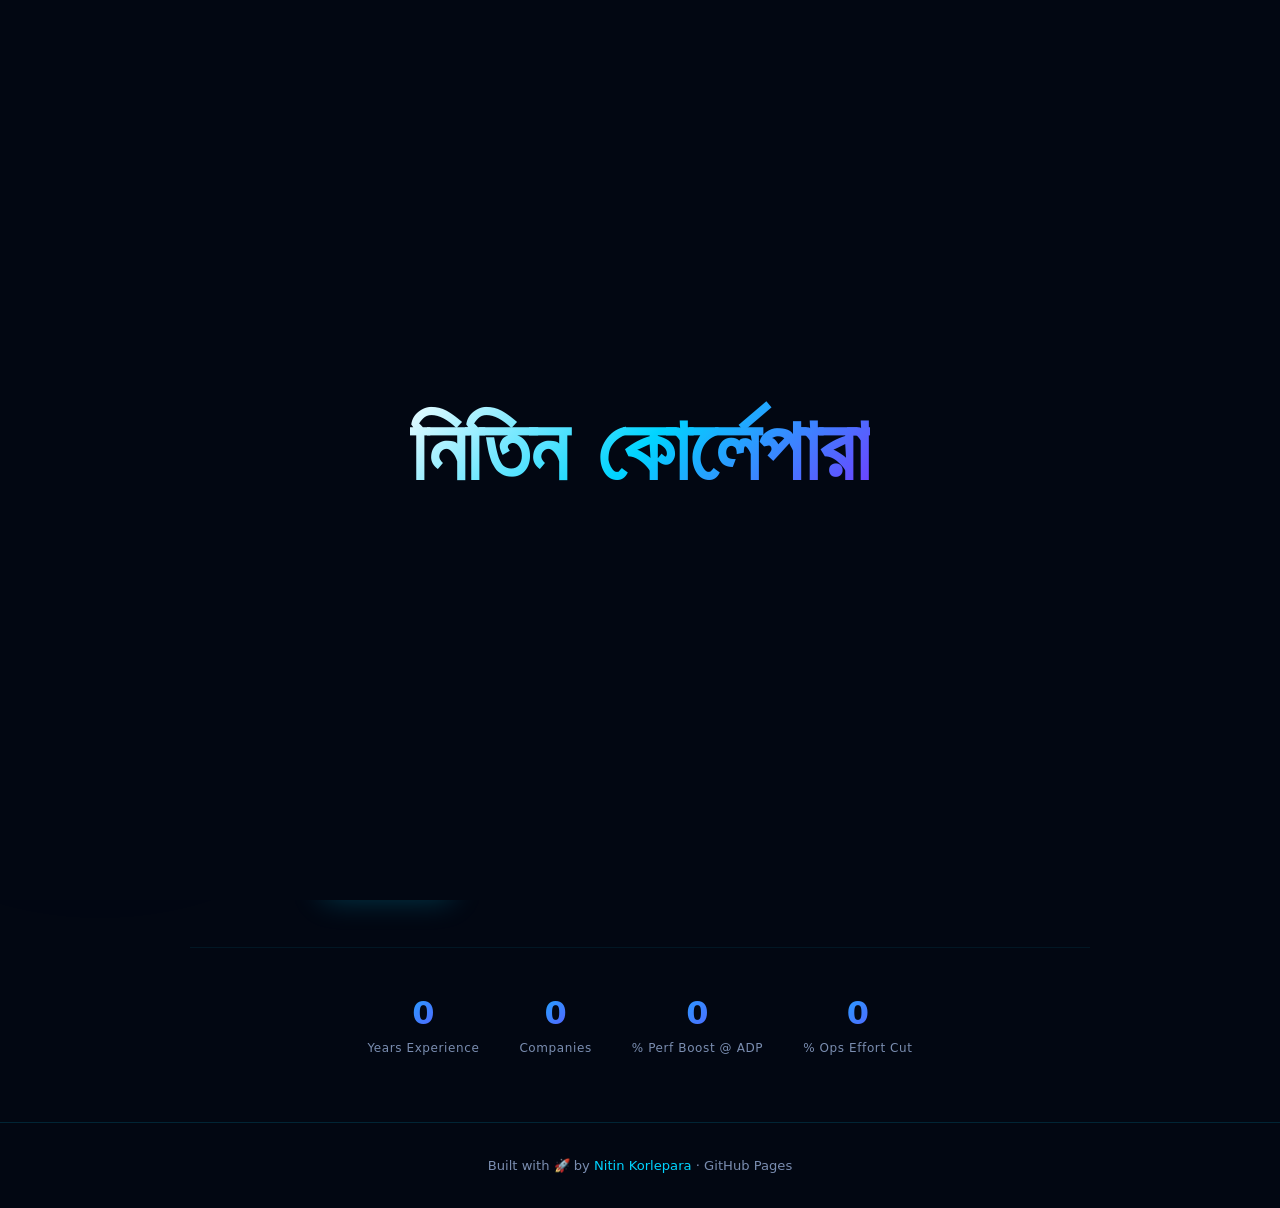
<file: index.html>
<!DOCTYPE html>
<html lang="en">
<head>
<meta charset="UTF-8">
<meta name="viewport" content="width=device-width, initial-scale=1.0">
<title>Nitin Korlepara — Software Engineer</title>
<link rel="stylesheet" href="styles.css">
<style>
/* ── LOADER ── */
#loader {
  position:fixed; inset:0; z-index:9999; background:#020712;
  display:flex; align-items:center; justify-content:center;
  transition:opacity 0.6s ease;
}
#loader.fade-out { opacity:0; pointer-events:none; }
.loader-name {
  font-size:clamp(2.8rem,8vw,5.5rem); font-weight:800; text-align:center;
  letter-spacing:-1px;
  background:linear-gradient(135deg,#ffffff,var(--primary),var(--secondary));
  -webkit-background-clip:text; -webkit-text-fill-color:transparent;
  opacity:0; transform:translateY(12px);
  transition:opacity 0.5s ease, transform 0.5s ease;
}
.loader-name.visible { opacity:1; transform:translateY(0); }

/* ── HERO ── */
#hero {
  min-height:100vh; display:flex; align-items:center; justify-content:center;
  text-align:center; padding:6rem 2rem 4rem; overflow:hidden;
}
.hero-inner { max-width:900px; width:100%; }

/* Orbit */
.orbit-container { position:relative; width:340px; height:340px; margin:0 auto 4rem; overflow:visible; }
.orbit-ring {
  position:absolute; top:50%; left:50%; transform:translate(-50%,-50%);
  border-radius:50%; border:1px solid rgba(0,212,255,0.18);
  animation:spin linear infinite;
}
.orbit-ring:nth-child(1) { width:240px; height:240px; animation-duration:7s; }
.orbit-ring:nth-child(2) { width:290px; height:290px; animation-duration:12s; animation-direction:reverse; }
.orbit-ring:nth-child(3) { width:335px; height:335px; animation-duration:18s; }
.orbit-dot {
  position:absolute; width:7px; height:7px; border-radius:50%;
  background:var(--primary); top:-3.5px; left:50%; transform:translateX(-50%);
  box-shadow:0 0 10px var(--primary);
}
.orbit-dot.purple { background:var(--secondary); box-shadow:0 0 10px var(--secondary); }
.orbit-dot.orange { background:var(--accent); box-shadow:0 0 10px var(--accent); }
.orbit-center {
  position:absolute; top:50%; left:50%; transform:translate(-50%,-50%);
  width:210px; height:210px; border-radius:50%;
  display:flex; align-items:center; justify-content:center; overflow:hidden;
}
@keyframes spin {
  from { transform:translate(-50%,-50%) rotate(0deg); }
  to   { transform:translate(-50%,-50%) rotate(360deg); }
}

/* Hero text */
.hero-badge {
  display:inline-flex; align-items:center; gap:0.5rem;
  background:rgba(0,212,255,0.08); border:1px solid rgba(0,212,255,0.25);
  border-radius:999px; padding:0.35rem 1rem; font-size:0.8rem; color:var(--primary);
  margin-bottom:1.5rem; animation:float 3s ease-in-out infinite;
}
@keyframes float { 0%,100%{transform:translateY(0)} 50%{transform:translateY(-6px)} }

.hero-name {
  font-size:clamp(2.8rem,7vw,5.5rem); font-weight:800; line-height:1.05;
  letter-spacing:-2px;
  background:linear-gradient(135deg,#ffffff 0%,var(--primary) 50%,var(--secondary) 100%);
  -webkit-background-clip:text; -webkit-text-fill-color:transparent;
  margin-bottom:0.75rem;
}
.hero-title { font-size:1.4rem; color:var(--text-dim); margin-bottom:1.5rem; min-height:2rem; }
.cursor {
  display:inline-block; width:2px; height:1.2em; background:var(--primary);
  margin-left:2px; vertical-align:middle; animation:blink 0.8s step-end infinite;
}
@keyframes blink { 50%{opacity:0} }

.hero-summary {
  font-size:1.05rem; color:var(--text-dim); max-width:640px;
  margin:0 auto 2.5rem; line-height:1.75;
}
.hero-cta { display:flex; gap:1rem; justify-content:center; flex-wrap:wrap; }

/* Stats strip */
.stats-strip {
  display:flex; justify-content:center; gap:2.5rem; flex-wrap:wrap;
  margin-top:3rem; padding-top:2.5rem;
  border-top:1px solid rgba(0,212,255,0.08);
}
.stat-item { text-align:center; }
.stat-number {
  font-size:2rem; font-weight:800;
  background:linear-gradient(135deg,var(--primary),var(--secondary));
  -webkit-background-clip:text; -webkit-text-fill-color:transparent;
}
.stat-label { font-size:0.75rem; color:var(--text-dim); letter-spacing:0.05em; }
</style>
</head>
<body>

<!-- LOADER -->
<div id="loader">
  <div class="loader-name" id="loaderName">Nitin Korlepara</div>
</div>

<div class="nebula nebula-1"></div>
<div class="nebula nebula-2"></div>
<div class="nebula nebula-3"></div>
<canvas id="starCanvas"></canvas>

<nav id="navbar">
  <div class="nav-logo"><a href="index.html"><img src="logo.png" alt="Kortin Logo" style="height:44px;width:auto;display:block;filter:drop-shadow(0 0 8px rgba(0,212,255,0.4));"></a></div>
  <ul class="nav-links">
    <li><a href="index.html" class="active">Home</a></li>
    <li><a href="projects.html">Projects</a></li>
    <li><a href="skills.html">Skills</a></li>
    <li><a href="experience.html">Experience</a></li>
    <li><a href="certifications.html">Certifications</a></li>
    <li><a href="contact.html">Contact</a></li>
  </ul>
</nav>

<section id="hero">
  <div class="hero-inner">

    <div class="orbit-container">
      <div class="orbit-ring"><div class="orbit-dot"></div></div>
      <div class="orbit-ring"><div class="orbit-dot purple"></div></div>
      <div class="orbit-ring"><div class="orbit-dot orange"></div></div>
      <div class="orbit-center">
        <img src="logo.png" alt="Kortin"
          style="width:210px;height:210px;object-fit:cover;border-radius:50%;
                 filter:drop-shadow(0 0 20px rgba(0,212,255,0.5)) drop-shadow(0 0 40px rgba(123,47,255,0.3));">
      </div>
    </div>

    <div class="hero-badge"><span>⚡</span> Available for new opportunities</div>

    <h1 class="hero-name">Nitin Korlepara</h1>
    <div class="hero-title"><span id="typeTarget"></span><span class="cursor"></span></div>
    <p class="hero-summary">
      Senior Software Engineer specializing in high-performance Java backends,
      event-driven microservices, and AWS cloud architecture.
      8+ years building scalable fintech &amp; enterprise systems.
    </p>

    <div class="hero-cta">
      <a href="https://github.com/nitinkorlepara" target="_blank" class="btn btn-primary">
        <svg width="16" height="16" fill="currentColor" viewBox="0 0 24 24"><path d="M12 0C5.37 0 0 5.37 0 12c0 5.31 3.435 9.795 8.205 11.385.6.105.825-.255.825-.57 0-.285-.015-1.23-.015-2.235-3.015.555-3.795-.735-4.035-1.41-.135-.345-.72-1.41-1.23-1.695-.42-.225-1.02-.78-.015-.795.945-.015 1.62.87 1.845 1.23 1.08 1.815 2.805 1.305 3.495.99.105-.78.42-1.305.765-1.605-2.67-.3-5.46-1.335-5.46-5.925 0-1.305.465-2.385 1.23-3.225-.12-.3-.54-1.53.12-3.18 0 0 1.005-.315 3.3 1.23.96-.27 1.98-.405 3-.405s2.04.135 3 .405c2.295-1.56 3.3-1.23 3.3-1.23.66 1.65.24 2.88.12 3.18.765.84 1.23 1.905 1.23 3.225 0 4.605-2.805 5.625-5.475 5.925.435.375.81 1.095.81 2.22 0 1.605-.015 2.895-.015 3.3 0 .315.225.69.825.57A12.02 12.02 0 0024 12c0-6.63-5.37-12-12-12z"/></svg>
        GitHub
      </a>
      <a href="experience.html" class="btn btn-outline">View Experience</a>
      <a href="bucketList.html" class="btn btn-outline">BucketList</a>
      <a href="contact.html" class="btn btn-outline">
        <svg width="16" height="16" fill="none" stroke="currentColor" stroke-width="2" viewBox="0 0 24 24"><path d="M4 4h16c1.1 0 2 .9 2 2v12c0 1.1-.9 2-2 2H4c-1.1 0-2-.9-2-2V6c0-1.1.9-2 2-2z"/><polyline points="22,6 12,12 2,6"/></svg>
        Contact
      </a>
    </div>

    <!-- Quick stats strip -->
    <div class="stats-strip">
      <div class="stat-item">
        <div class="stat-number" data-target="8">0</div>
        <div class="stat-label">Years Experience</div>
      </div>
      <div class="stat-item">
        <div class="stat-number" data-target="4">0</div>
        <div class="stat-label">Companies</div>
      </div>
      <div class="stat-item">
        <div class="stat-number" data-target="28">0</div>
        <div class="stat-label">% Perf Boost @ ADP</div>
      </div>
      <div class="stat-item">
        <div class="stat-number" data-target="75">0</div>
        <div class="stat-label">% Ops Effort Cut</div>
      </div>
    </div>

  </div>
</section>

<footer>
  <p>Built with 🚀 by <span>Nitin Korlepara</span> · GitHub Pages</p>
</footer>

<script src="starfield.js"></script>
<script>
// LOADER
(function(){
  const names=['Nitin Korlepara','నితిన్ కొర్లెపర','नितिन कोर्लेपर','நிதின் கோர்லேபரா',
    'ನಿತಿನ್ ಕೊರ್ಲೆಪರ','നിതിൻ കോർലേപര','নিতিন কোর্লেপারা','ニティン コルレパラ',
    '尼廷·科尔勒帕拉','니틴 코를레파라','Нитин Корлепара','نيتين كورليبارا',
    'Νιτίν Κορλεπάρα','นิติน คอร์เลปารา','ניטין קורלפרה','Nitin Korlepara'];
  const nameEl=document.getElementById('loaderName');
  const loader=document.getElementById('loader');
  let idx=0;
  function next(){
    if(idx>=names.length-5){ loader.classList.add('fade-out'); setTimeout(()=>{loader.style.display='none'},650); return; }
    nameEl.classList.remove('visible');
    setTimeout(()=>{ nameEl.textContent=names[idx++]; nameEl.classList.add('visible'); setTimeout(next,130); },70);
  }
  setTimeout(next,150);
})();

// TYPING
const phrases=['Senior Software Engineer','Java Backend Specialist','AWS Certified Architect','Microservices Engineer','Fintech Systems Builder'];
let pi=0,ci=0,del=false;
const te=document.getElementById('typeTarget');
function type(){
  const p=phrases[pi];
  if(!del){ te.textContent=p.slice(0,++ci); if(ci===p.length){del=true;setTimeout(type,2200);return;} }
  else{ te.textContent=p.slice(0,--ci); if(ci===0){del=false;pi=(pi+1)%phrases.length;} }
  setTimeout(type,del?40:80);
}
type();

// COUNTER ANIMATION — runs once after loader fades (~16 names x 200ms + fade)
setTimeout(function(){
  document.querySelectorAll('[data-target]').forEach(function(el){
    var t=+el.dataset.target, c=0, s=t/50;
    (function tick(){ c=Math.min(c+s,t); el.textContent=Math.floor(c)+'+'; if(c<t)requestAnimationFrame(tick); })();
  });
}, 3800);
</script>
</body>
</html>
</file>
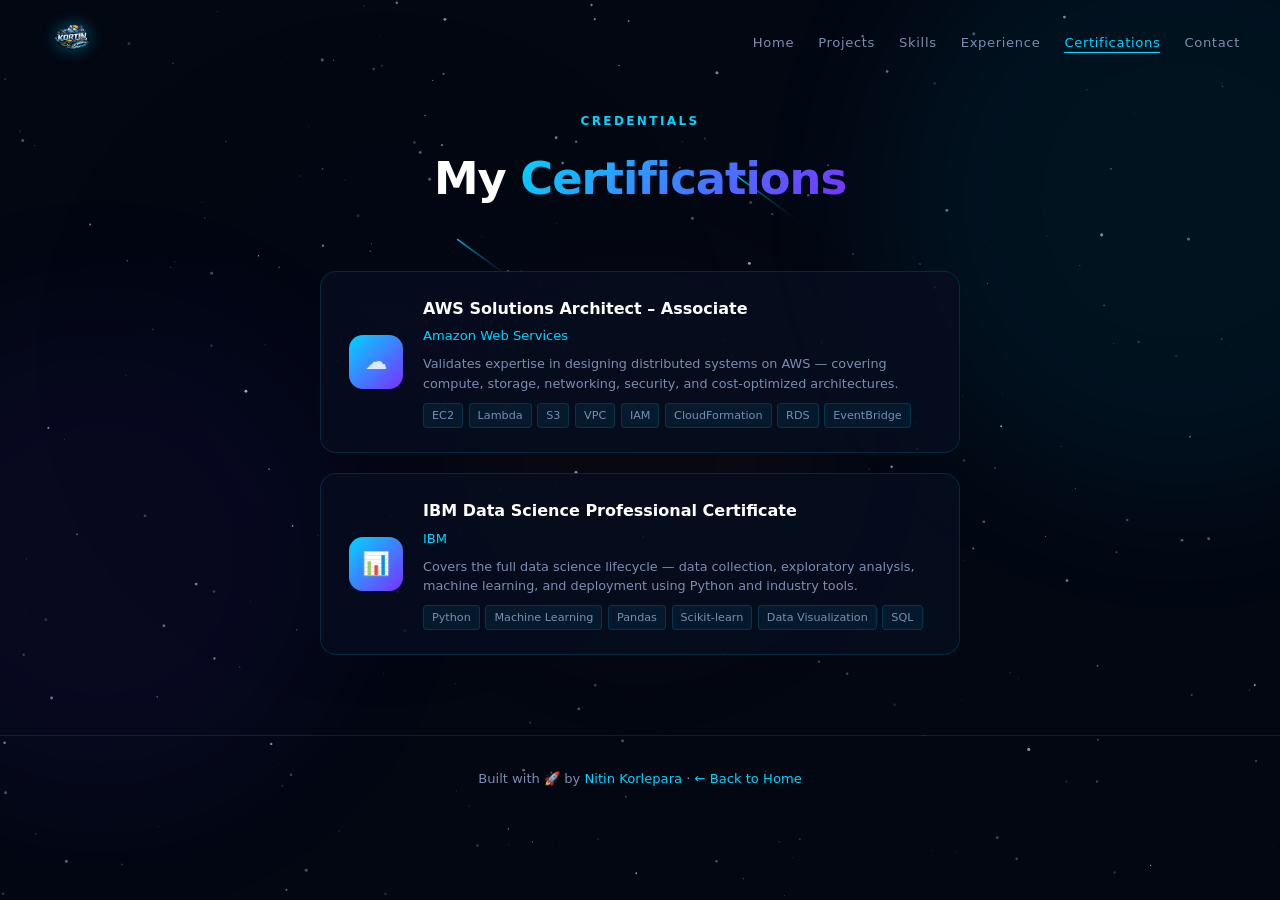
<file: certifications.html>
<!DOCTYPE html>
<html lang="en">
<head>
<meta charset="UTF-8">
<meta name="viewport" content="width=device-width, initial-scale=1.0">
<title>Certifications — Nitin Korlepara</title>
<link rel="stylesheet" href="styles.css">
<style>
.cert-grid { display:flex; flex-direction:column; gap:1.25rem; max-width:640px; margin:0 auto; }
.cert-card { background:var(--card-bg); border:1px solid var(--border); border-radius:16px; padding:1.5rem 1.75rem; display:flex; align-items:center; gap:1.25rem; transition:all 0.3s; }
.cert-card:hover { transform:translateY(-3px); box-shadow:var(--glow); border-color:rgba(0,212,255,0.35); }
.cert-icon { width:54px; height:54px; border-radius:14px; background:linear-gradient(135deg,var(--primary),var(--secondary)); display:flex; align-items:center; justify-content:center; font-size:1.4rem; flex-shrink:0; }
.cert-body { flex:1; }
.cert-name { font-size:1rem; font-weight:700; color:#fff; margin-bottom:0.25rem; }
.cert-issuer { font-size:0.82rem; color:var(--primary); margin-bottom:0.5rem; }
.cert-desc { font-size:0.8rem; color:var(--text-dim); line-height:1.5; }
.cert-skills { display:flex; flex-wrap:wrap; gap:0.35rem; margin-top:0.65rem; }
.cert-skill { background:rgba(0,212,255,0.07); border:1px solid rgba(0,212,255,0.15); border-radius:4px; padding:0.15rem 0.5rem; font-size:0.7rem; color:var(--text-dim); }
</style>
</head>
<body>
<div class="nebula nebula-1"></div>
<div class="nebula nebula-2"></div>
<div class="nebula nebula-3"></div>
<canvas id="starCanvas"></canvas>

<nav id="navbar">
  <div class="nav-logo"><a href="index.html"><img src="logo.png" alt="Kortin"></a></div>
  <ul class="nav-links">
    <li><a href="index.html">Home</a></li>
    <li><a href="projects.html">Projects</a></li>
    <li><a href="skills.html">Skills</a></li>
    <li><a href="experience.html">Experience</a></li>
    <li><a href="certifications.html" class="active">Certifications</a></li>
    <li><a href="contact.html">Contact</a></li>
  </ul>
</nav>

<section>
  <div class="section-wrap">
    <div class="section-header reveal">
      <div class="section-label">Credentials</div>
      <h1 class="section-title">My <span>Certifications</span></h1>
    </div>

    <div class="cert-grid">

      <div class="cert-card reveal">
        <div class="cert-icon">☁️</div>
        <div class="cert-body">
          <div class="cert-name">AWS Solutions Architect – Associate</div>
          <div class="cert-issuer">Amazon Web Services</div>
          <div class="cert-desc">
            Validates expertise in designing distributed systems on AWS — covering compute, storage,
            networking, security, and cost-optimized architectures.
          </div>
          <div class="cert-skills">
            <span class="cert-skill">EC2</span><span class="cert-skill">Lambda</span>
            <span class="cert-skill">S3</span><span class="cert-skill">VPC</span>
            <span class="cert-skill">IAM</span><span class="cert-skill">CloudFormation</span>
            <span class="cert-skill">RDS</span><span class="cert-skill">EventBridge</span>
          </div>
        </div>
      </div>

      <div class="cert-card reveal" style="transition-delay:0.1s">
        <div class="cert-icon">📊</div>
        <div class="cert-body">
          <div class="cert-name">IBM Data Science Professional Certificate</div>
          <div class="cert-issuer">IBM</div>
          <div class="cert-desc">
            Covers the full data science lifecycle — data collection, exploratory analysis,
            machine learning, and deployment using Python and industry tools.
          </div>
          <div class="cert-skills">
            <span class="cert-skill">Python</span><span class="cert-skill">Machine Learning</span>
            <span class="cert-skill">Pandas</span><span class="cert-skill">Scikit-learn</span>
            <span class="cert-skill">Data Visualization</span><span class="cert-skill">SQL</span>
          </div>
        </div>
      </div>

    </div>
  </div>
</section>

<footer>
  <p>Built with 🚀 by <span>Nitin Korlepara</span> · <a href="index.html" style="color:var(--primary);text-decoration:none;">← Back to Home</a></p>
</footer>
<script src="starfield.js"></script>
<script>window.addEventListener('scroll',()=>{ document.getElementById('navbar').classList.toggle('scrolled',window.scrollY>50); });</script>
</body>
</html>
</file>
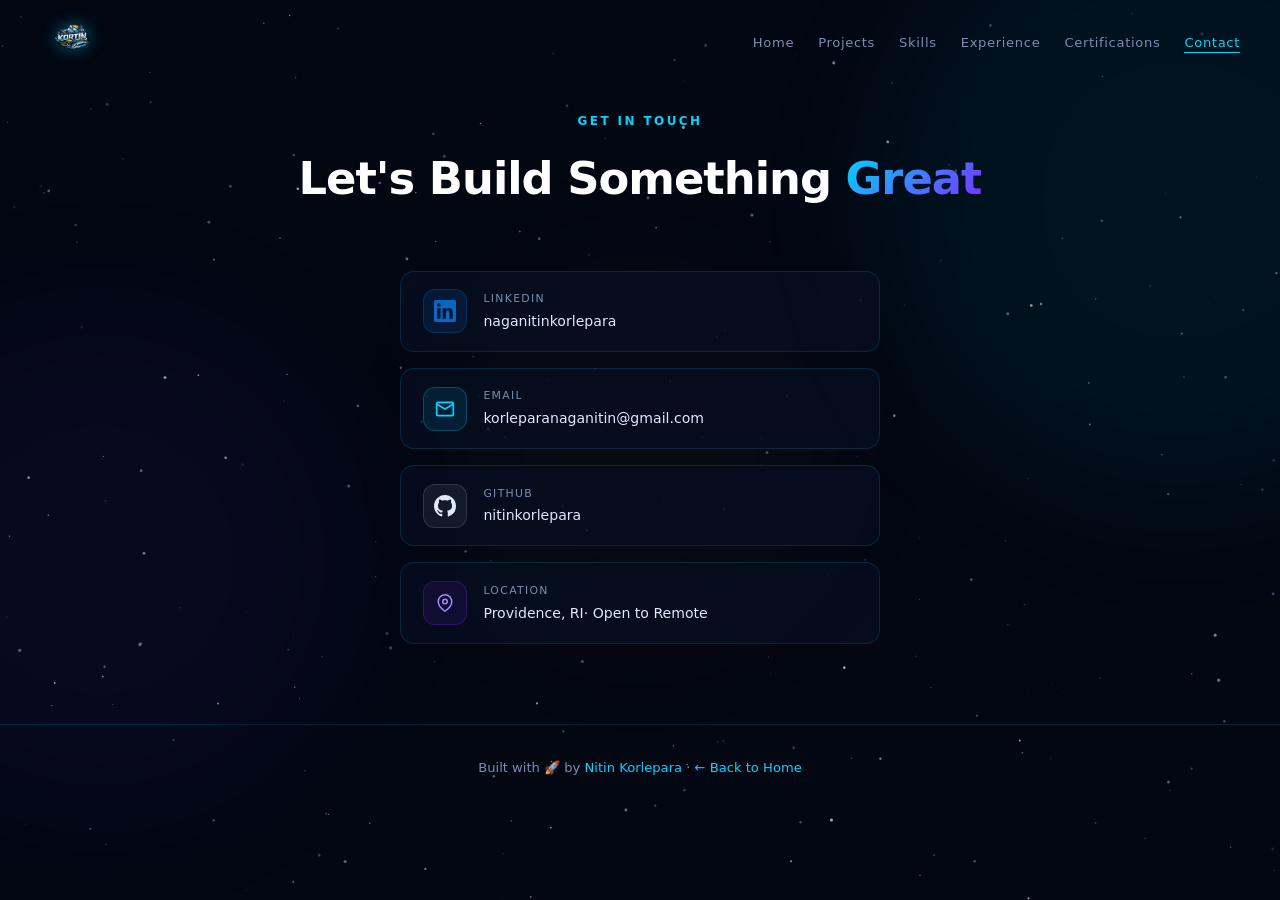
<file: contact.html>
<!DOCTYPE html>
<html lang="en">
<head>
<meta charset="UTF-8">
<meta name="viewport" content="width=device-width, initial-scale=1.0">
<title>Contact — Nitin Korlepara</title>
<link rel="stylesheet" href="styles.css">
<style>
.contact-cards { display:flex; flex-direction:column; gap:1rem; max-width:480px; margin:0 auto; }
.contact-card {
  background:var(--card-bg); border:1px solid var(--border); border-radius:14px;
  padding:1.1rem 1.4rem; display:flex; align-items:center; gap:1rem;
  text-decoration:none; transition:all 0.3s;
}
.contact-card:hover { border-color:rgba(0,212,255,0.35); box-shadow:var(--glow); transform:translateX(4px); }
.contact-card-icon {
  width:44px; height:44px; border-radius:12px;
  display:flex; align-items:center; justify-content:center; flex-shrink:0;
}
.icon-linkedin { background:rgba(10,102,194,0.15); border:1px solid rgba(10,102,194,0.3); }
.icon-email    { background:rgba(0,212,255,0.1);   border:1px solid rgba(0,212,255,0.25); }
.icon-github   { background:rgba(255,255,255,0.06);border:1px solid rgba(255,255,255,0.12); }
.icon-location { background:rgba(123,47,255,0.1);  border:1px solid rgba(123,47,255,0.25); }
.contact-card-label { font-size:0.68rem; color:var(--text-dim); text-transform:uppercase; letter-spacing:0.12em; margin-bottom:0.15rem; }
.contact-card-value { font-size:0.88rem; color:var(--text); font-weight:500; }
</style>
</head>
<body>
<div class="nebula nebula-1"></div>
<div class="nebula nebula-2"></div>
<div class="nebula nebula-3"></div>
<canvas id="starCanvas"></canvas>

<nav id="navbar">
  <div class="nav-logo"><a href="index.html"><img src="logo.png" alt="Kortin"></a></div>
  <ul class="nav-links">
    <li><a href="index.html">Home</a></li>
    <li><a href="projects.html">Projects</a></li>
    <li><a href="skills.html">Skills</a></li>
    <li><a href="experience.html">Experience</a></li>
    <li><a href="certifications.html">Certifications</a></li>
    <li><a href="contact.html" class="active">Contact</a></li>
  </ul>
</nav>

<section>
  <div class="section-wrap">
    <div class="section-header reveal">
      <div class="section-label">Get In Touch</div>
      <h1 class="section-title">Let's Build Something <span>Great</span></h1>
    </div>

    <div class="contact-cards reveal">

      <a href="https://www.linkedin.com/in/naganitinkorlepara/" target="_blank" class="contact-card">
        <div class="contact-card-icon icon-linkedin">
          <svg width="22" height="22" viewBox="0 0 24 24" fill="#0a66c2"><path d="M20.447 20.452h-3.554v-5.569c0-1.328-.027-3.037-1.852-3.037-1.853 0-2.136 1.445-2.136 2.939v5.667H9.351V9h3.414v1.561h.046c.477-.9 1.637-1.85 3.37-1.85 3.601 0 4.267 2.37 4.267 5.455v6.286zM5.337 7.433a2.062 2.062 0 01-2.063-2.065 2.064 2.064 0 112.063 2.065zm1.782 13.019H3.555V9h3.564v11.452zM22.225 0H1.771C.792 0 0 .774 0 1.729v20.542C0 23.227.792 24 1.771 24h20.451C23.2 24 24 23.227 24 22.271V1.729C24 .774 23.2 0 22.222 0h.003z"/></svg>
        </div>
        <div>
          <div class="contact-card-label">LinkedIn</div>
          <div class="contact-card-value">naganitinkorlepara</div>
        </div>
      </a>

      <a href="mailto:korleparanaganitin@gmail.com" class="contact-card">
        <div class="contact-card-icon icon-email">
          <svg width="20" height="20" fill="none" stroke="#00d4ff" stroke-width="2" viewBox="0 0 24 24"><path d="M4 4h16c1.1 0 2 .9 2 2v12c0 1.1-.9 2-2 2H4c-1.1 0-2-.9-2-2V6c0-1.1.9-2 2-2z"/><polyline points="22,6 12,12 2,6"/></svg>
        </div>
        <div>
          <div class="contact-card-label">Email</div>
          <div class="contact-card-value">korleparanaganitin@gmail.com</div>
        </div>
      </a>

      <a href="https://github.com/nitinkorlepara" target="_blank" class="contact-card">
        <div class="contact-card-icon icon-github">
          <svg width="22" height="22" fill="#e0e8ff" viewBox="0 0 24 24"><path d="M12 0C5.37 0 0 5.37 0 12c0 5.31 3.435 9.795 8.205 11.385.6.105.825-.255.825-.57 0-.285-.015-1.23-.015-2.235-3.015.555-3.795-.735-4.035-1.41-.135-.345-.72-1.41-1.23-1.695-.42-.225-1.02-.78-.015-.795.945-.015 1.62.87 1.845 1.23 1.08 1.815 2.805 1.305 3.495.99.105-.78.42-1.305.765-1.605-2.67-.3-5.46-1.335-5.46-5.925 0-1.305.465-2.385 1.23-3.225-.12-.3-.54-1.53.12-3.18 0 0 1.005-.315 3.3 1.23.96-.27 1.98-.405 3-.405s2.04.135 3 .405c2.295-1.56 3.3-1.23 3.3-1.23.66 1.65.24 2.88.12 3.18.765.84 1.23 1.905 1.23 3.225 0 4.605-2.805 5.625-5.475 5.925.435.375.81 1.095.81 2.22 0 1.605-.015 2.895-.015 3.3 0 .315.225.69.825.57A12.02 12.02 0 0024 12c0-6.63-5.37-12-12-12z"/></svg>
        </div>
        <div>
          <div class="contact-card-label">GitHub</div>
          <div class="contact-card-value">nitinkorlepara</div>
        </div>
      </a>

      <div class="contact-card" style="cursor:default;">
        <div class="contact-card-icon icon-location">
          <svg width="18" height="18" fill="none" stroke="#a78bfa" stroke-width="2" viewBox="0 0 24 24"><path d="M21 10c0 7-9 13-9 13s-9-6-9-13a9 9 0 0 1 18 0z"/><circle cx="12" cy="10" r="3"/></svg>
        </div>
        <div>
          <div class="contact-card-label">Location</div>
          <div class="contact-card-value">Providence, RI· Open to Remote</div>
        </div>
      </div>

    </div>
  </div>
</section>

<footer>
  <p>Built with 🚀 by <span>Nitin Korlepara</span> · <a href="index.html" style="color:var(--primary);text-decoration:none;">← Back to Home</a></p>
</footer>
<script src="starfield.js"></script>
<script>window.addEventListener('scroll',()=>{ document.getElementById('navbar').classList.toggle('scrolled',window.scrollY>50); });</script>
</body>
</html>
</file>
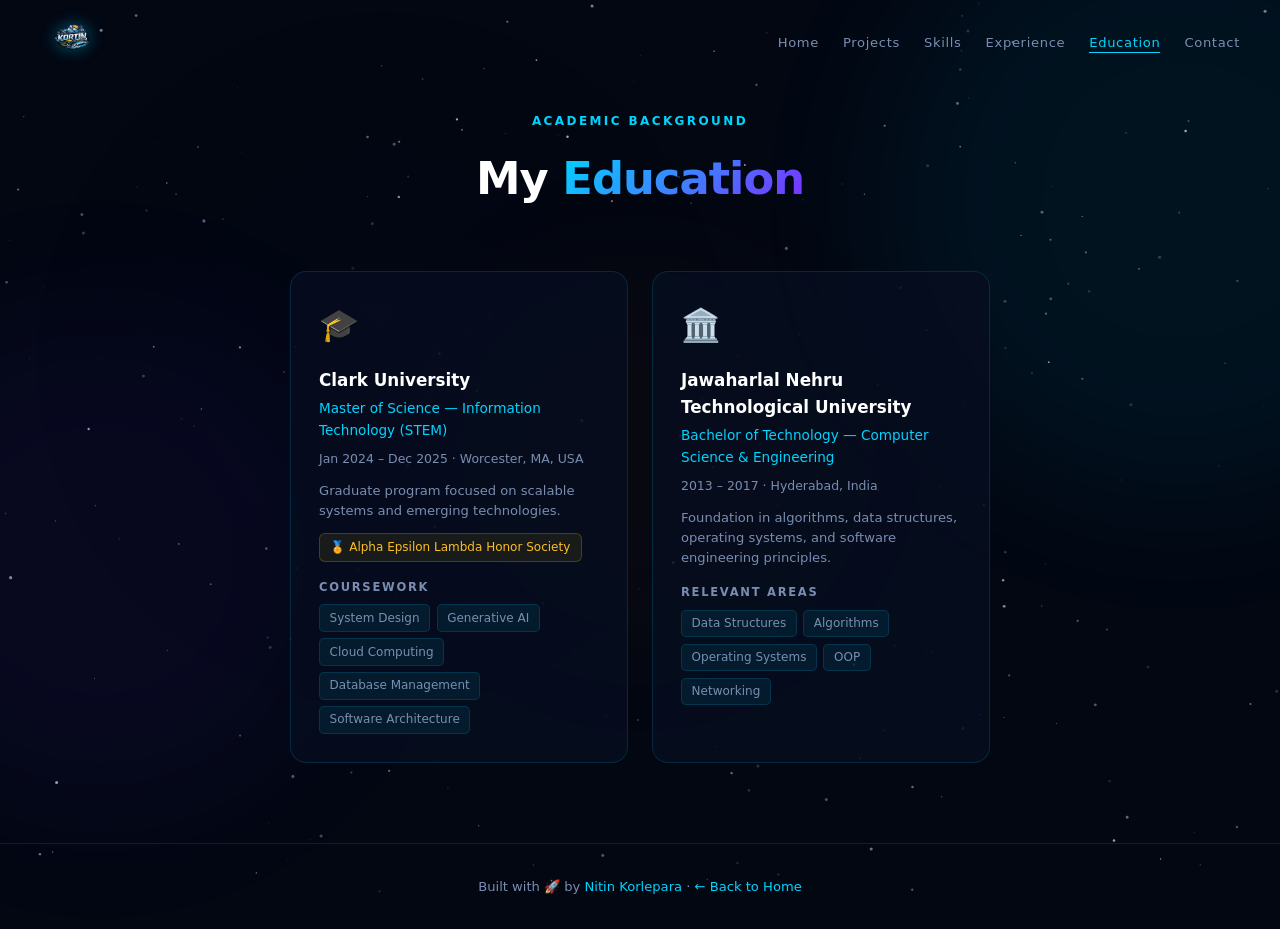
<file: education.html>
<!DOCTYPE html>
<html lang="en">
<head>
<meta charset="UTF-8">
<meta name="viewport" content="width=device-width, initial-scale=1.0">
<title>Education — Nitin Korlepara</title>
<link rel="stylesheet" href="styles.css">
<style>
.edu-grid { display:grid; grid-template-columns:repeat(auto-fit,minmax(280px,1fr)); gap:1.5rem; }
.edu-card { background:var(--card-bg); border:1px solid var(--border); border-radius:16px; padding:1.75rem; transition:all 0.3s; position:relative; overflow:hidden; }
.edu-card::after { content:''; position:absolute; top:-50%; right:-50%; width:150px; height:150px; border-radius:50%; background:radial-gradient(circle,rgba(0,212,255,0.06) 0%,transparent 70%); pointer-events:none; }
.edu-card:hover { transform:translateY(-4px); box-shadow:var(--glow); border-color:rgba(0,212,255,0.3); }
.edu-icon { font-size:2rem; margin-bottom:1rem; }
.edu-school { font-size:1.05rem; font-weight:700; color:#fff; margin-bottom:0.25rem; }
.edu-degree { font-size:0.85rem; color:var(--primary); margin-bottom:0.5rem; }
.edu-date { font-size:0.78rem; color:var(--text-dim); margin-bottom:0.75rem; }
.edu-detail { font-size:0.82rem; color:var(--text-dim); line-height:1.5; }
.honor-badge { display:inline-flex; align-items:center; gap:0.4rem; background:rgba(255,215,0,0.08); border:1px solid rgba(255,215,0,0.2); border-radius:6px; padding:0.25rem 0.65rem; font-size:0.75rem; color:#fbbf24; margin-top:0.75rem; }
.coursework { margin-top:1rem; }
.coursework-label { font-size:0.72rem; font-weight:700; letter-spacing:0.15em; color:var(--text-dim); text-transform:uppercase; margin-bottom:0.5rem; }
.course-tags { display:flex; flex-wrap:wrap; gap:0.4rem; }
.course-tag { background:rgba(0,212,255,0.08); border:1px solid rgba(0,212,255,0.15); border-radius:5px; padding:0.2rem 0.6rem; font-size:0.75rem; color:var(--text-dim); }
</style>
</head>
<body>
<div class="nebula nebula-1"></div>
<div class="nebula nebula-2"></div>
<div class="nebula nebula-3"></div>
<canvas id="starCanvas"></canvas>

<nav id="navbar">
  <div class="nav-logo"><a href="index.html"><img src="logo.png" alt="Kortin"></a></div>
  <ul class="nav-links">
    <li><a href="index.html">Home</a></li>
    <li><a href="projects.html">Projects</a></li>
    <li><a href="skills.html">Skills</a></li>
    <li><a href="experience.html">Experience</a></li>
    <li><a href="education.html" class="active">Education</a></li>
    <li><a href="contact.html">Contact</a></li>
  </ul>
</nav>

<section>
  <div class="section-wrap">
    <div class="section-header reveal">
      <div class="section-label">Academic Background</div>
      <h1 class="section-title">My <span>Education</span></h1>
    </div>

    <div class="edu-grid" style="max-width:700px; margin:0 auto;">

      <div class="edu-card reveal">
        <div class="edu-icon">🎓</div>
        <div class="edu-school">Clark University</div>
        <div class="edu-degree">Master of Science — Information Technology (STEM)</div>
        <div class="edu-date">Jan 2024 – Dec 2025 · Worcester, MA, USA</div>
        <div class="edu-detail">Graduate program focused on scalable systems and emerging technologies.</div>
        <div class="honor-badge">🏅 Alpha Epsilon Lambda Honor Society</div>
        <div class="coursework">
          <div class="coursework-label">Coursework</div>
          <div class="course-tags">
            <span class="course-tag">System Design</span>
            <span class="course-tag">Generative AI</span>
            <span class="course-tag">Cloud Computing</span>
            <span class="course-tag">Database Management</span>
            <span class="course-tag">Software Architecture</span>
          </div>
        </div>
      </div>

      <div class="edu-card reveal" style="transition-delay:0.1s;">
        <div class="edu-icon">🏛️</div>
        <div class="edu-school">Jawaharlal Nehru Technological University</div>
        <div class="edu-degree">Bachelor of Technology — Computer Science &amp; Engineering</div>
        <div class="edu-date">2013 – 2017 · Hyderabad, India</div>
        <div class="edu-detail">Foundation in algorithms, data structures, operating systems, and software engineering principles.</div>
        <div class="coursework">
          <div class="coursework-label">Relevant Areas</div>
          <div class="course-tags">
            <span class="course-tag">Data Structures</span>
            <span class="course-tag">Algorithms</span>
            <span class="course-tag">Operating Systems</span>
            <span class="course-tag">OOP</span>
            <span class="course-tag">Networking</span>
          </div>
        </div>
      </div>

    </div>
  </div>
</section>

<footer>
  <p>Built with 🚀 by <span>Nitin Korlepara</span> · <a href="index.html" style="color:var(--primary);text-decoration:none;">← Back to Home</a></p>
</footer>
<script src="starfield.js"></script>
<script>window.addEventListener('scroll',()=>{ document.getElementById('navbar').classList.toggle('scrolled',window.scrollY>50); });</script>
</body>
</html>
</file>
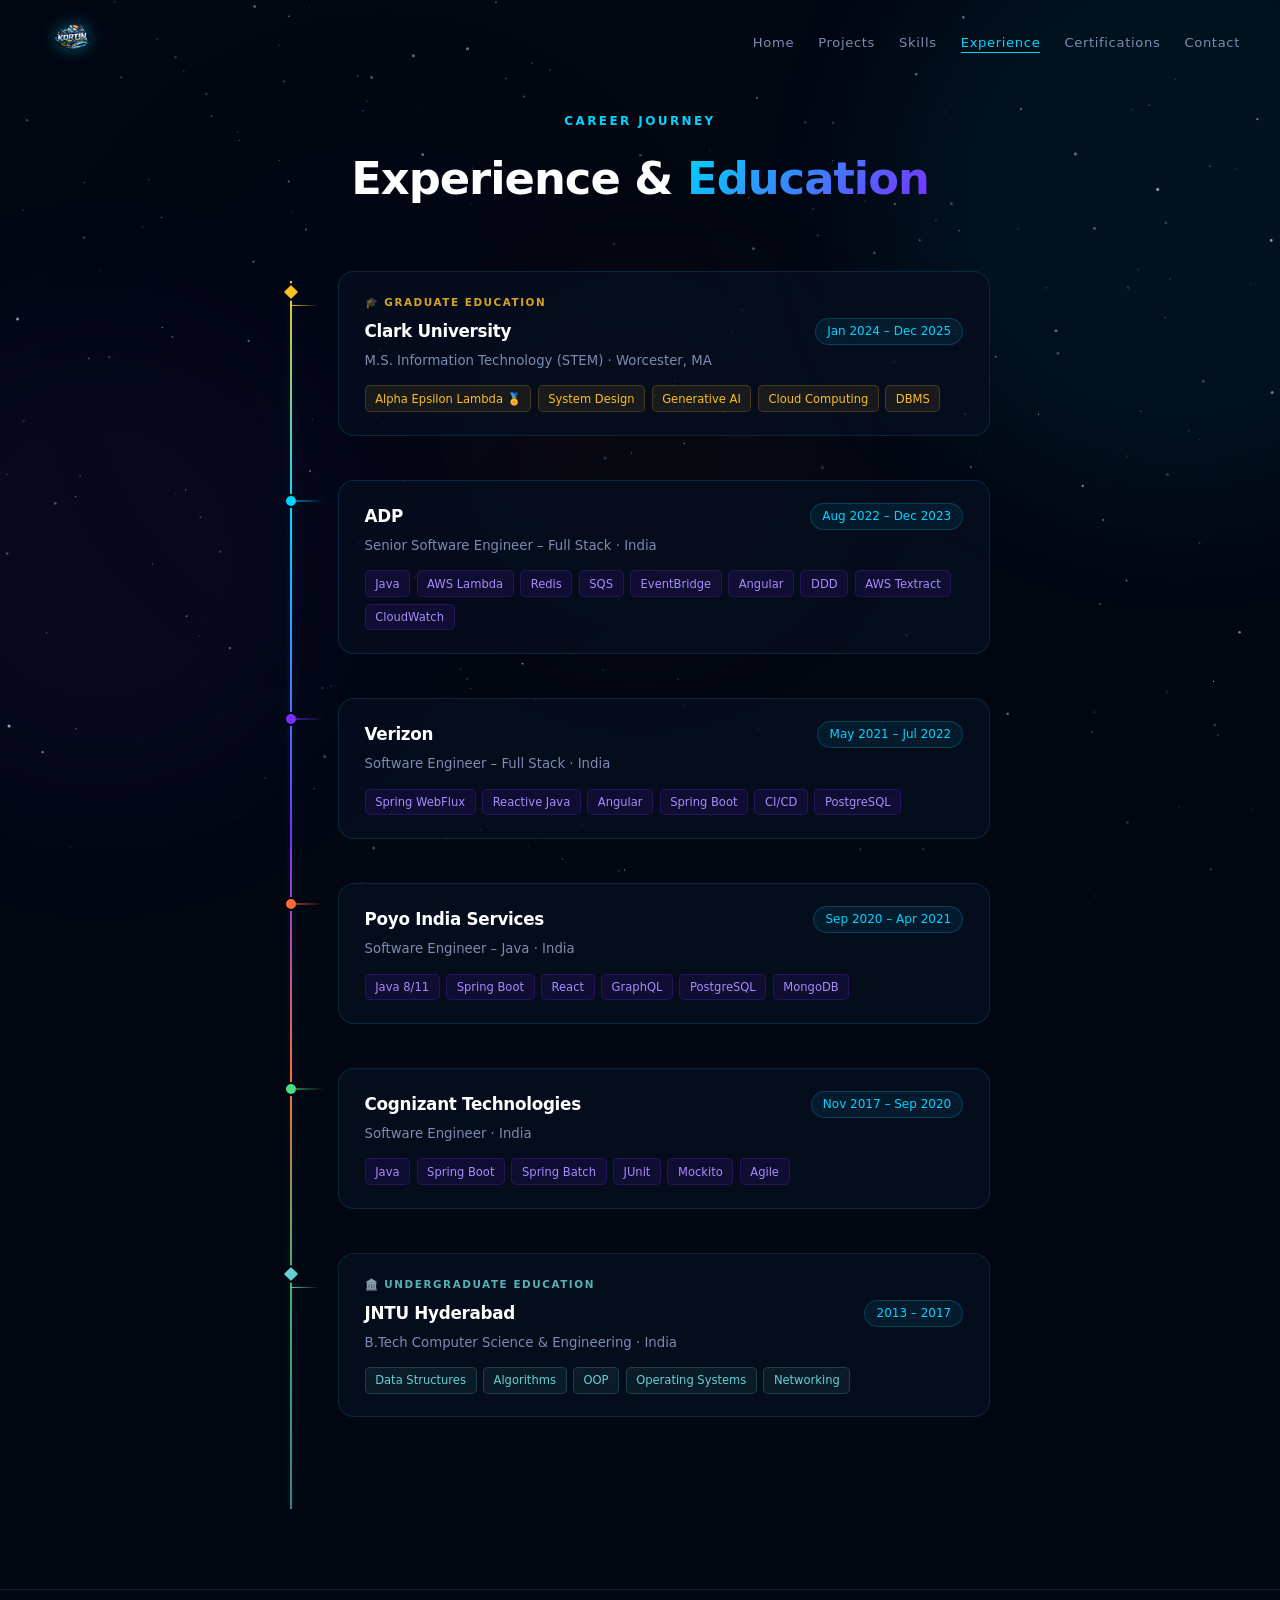
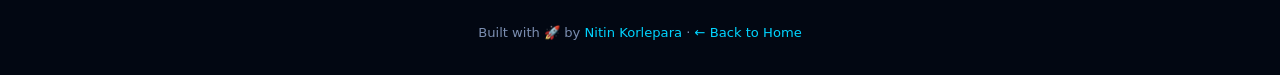
<file: experience.html>
<!DOCTYPE html>
<html lang="en">
<head>
<meta charset="UTF-8">
<meta name="viewport" content="width=device-width, initial-scale=1.0">
<title>Experience — Nitin Korlepara</title>
<link rel="stylesheet" href="styles.css">
<style>
.timeline-wrap {
  position: relative;
  max-width: 700px;
  margin: 0 auto;
  padding: 0 0 3rem 3rem;
}
.timeline-wrap::before {
  content: '';
  position: absolute;
  left: 0; top: 10px; bottom: 0;
  width: 2px;
  background: linear-gradient(
    180deg,
    #fbbf24 0%,
    var(--primary) 20%,
    var(--secondary) 45%,
    var(--accent) 65%,
    rgba(74,222,128,0.8) 82%,
    rgba(99,209,209,0.6) 100%
  );
  box-shadow: 0 0 8px rgba(0,212,255,0.2);
}

.timeline-entry {
  position: relative;
  margin-bottom: 2.75rem;
  opacity: 0;
  transform: translateX(-24px);
  transition: opacity 0.55s ease, transform 0.55s ease;
}
.timeline-entry.visible { opacity: 1; transform: translateX(0); }

.t-dot {
  position: absolute;
  left: -3rem; top: 14px;
  width: 14px; height: 14px;
  border-radius: 50%;
  border: 2px solid var(--bg);
  transform: translateX(-6px);
  transition: transform 0.3s, box-shadow 0.3s;
}
.t-dot.diamond {
  border-radius: 3px;
  transform: translateX(-6px) rotate(45deg);
}
.timeline-entry:hover .t-dot {
  transform: translateX(-6px) scale(1.35);
  box-shadow: 0 0 14px var(--dot-color, var(--primary));
}
.timeline-entry:hover .t-dot.diamond {
  transform: translateX(-6px) rotate(45deg) scale(1.35);
}
.t-dot::after {
  content: '';
  position: absolute;
  top: 50%; left: 100%;
  width: 1.75rem; height: 1px;
  background: linear-gradient(90deg, var(--dot-color, var(--primary)), transparent);
  transform: translateY(-50%);
}
.t-dot.diamond::after { transform: translateY(-50%) rotate(-45deg); }

.t-card {
  background: var(--card-bg);
  border: 1px solid var(--border);
  border-radius: 16px;
  padding: 1.4rem 1.6rem;
  transition: all 0.3s;
  position: relative;
  overflow: hidden;
}
.t-card::before {
  content: '';
  position: absolute;
  left: 0; top: 0; bottom: 0;
  width: 3px;
  background: var(--dot-color, var(--primary));
  border-radius: 3px 0 0 3px;
  opacity: 0;
  transition: opacity 0.3s;
}
.timeline-entry:hover .t-card { border-color: rgba(0,212,255,0.22); box-shadow: var(--glow); transform: translateX(4px); }
.timeline-entry:hover .t-card::before { opacity: 1; }

.t-card-type { font-size:0.65rem; font-weight:700; letter-spacing:0.15em; text-transform:uppercase; margin-bottom:0.45rem; color:var(--dot-color,var(--primary)); opacity:0.85; }
.t-meta { display:flex; justify-content:space-between; align-items:flex-start; flex-wrap:wrap; gap:0.5rem; margin-bottom:0.3rem; }
.t-company { font-size:1.05rem; font-weight:800; color:#fff; letter-spacing:-0.3px; }
.t-date { font-size:0.75rem; color:var(--primary); background:rgba(0,212,255,0.08); border:1px solid rgba(0,212,255,0.2); padding:0.18rem 0.7rem; border-radius:999px; white-space:nowrap; }
.t-role { font-size:0.83rem; color:var(--text-dim); margin-bottom:0.9rem; }
.t-chips { display:flex; flex-wrap:wrap; gap:0.4rem; }
.chip { background:rgba(123,47,255,0.1); border:1px solid rgba(123,47,255,0.2); border-radius:5px; padding:0.2rem 0.6rem; font-size:0.72rem; color:#a78bfa; }
.chip-edu { background:rgba(251,191,36,0.08); border:1px solid rgba(251,191,36,0.2); color:#fbbf24; }
.chip-teal { background:rgba(99,209,209,0.08); border:1px solid rgba(99,209,209,0.2); color:#63d1d1; }
</style>
</head>
<body>
<div class="nebula nebula-1"></div>
<div class="nebula nebula-2"></div>
<div class="nebula nebula-3"></div>
<canvas id="starCanvas"></canvas>

<nav id="navbar">
  <div class="nav-logo"><a href="index.html"><img src="logo.png" alt="Kortin"></a></div>
  <ul class="nav-links">
    <li><a href="index.html">Home</a></li>
    <li><a href="projects.html">Projects</a></li>
    <li><a href="skills.html">Skills</a></li>
    <li><a href="experience.html" class="active">Experience</a></li>
    <li><a href="certifications.html">Certifications</a></li>
    <li><a href="contact.html">Contact</a></li>
  </ul>
</nav>

<section>
  <div class="section-wrap">
    <div class="section-header reveal">
      <div class="section-label">Career Journey</div>
      <h1 class="section-title">Experience &amp; <span>Education</span></h1>
    </div>

    <div class="timeline-wrap">

      <!-- 1 — Clark University -->
      <div class="timeline-entry">
        <div class="t-dot diamond" style="--dot-color:#fbbf24; background:#fbbf24;"></div>
        <div class="t-card" style="--dot-color:#fbbf24;">
          <div class="t-card-type">🎓 Graduate Education</div>
          <div class="t-meta">
            <div class="t-company">Clark University</div>
            <div class="t-date">Jan 2024 – Dec 2025</div>
          </div>
          <div class="t-role">M.S. Information Technology (STEM) · Worcester, MA</div>
          <div class="t-chips">
            <span class="chip chip-edu">Alpha Epsilon Lambda 🏅</span>
            <span class="chip chip-edu">System Design</span>
            <span class="chip chip-edu">Generative AI</span>
            <span class="chip chip-edu">Cloud Computing</span>
            <span class="chip chip-edu">DBMS</span>
          </div>
        </div>
      </div>

      <!-- 2 — ADP -->
      <div class="timeline-entry">
        <div class="t-dot" style="--dot-color:#00d4ff; background:#00d4ff;"></div>
        <div class="t-card" style="--dot-color:#00d4ff;">
          <div class="t-meta">
            <div class="t-company">ADP</div>
            <div class="t-date">Aug 2022 – Dec 2023</div>
          </div>
          <div class="t-role">Senior Software Engineer – Full Stack · India</div>
          <div class="t-chips">
            <span class="chip">Java</span><span class="chip">AWS Lambda</span><span class="chip">Redis</span>
            <span class="chip">SQS</span><span class="chip">EventBridge</span><span class="chip">Angular</span>
            <span class="chip">DDD</span><span class="chip">AWS Textract</span><span class="chip">CloudWatch</span>
          </div>
        </div>
      </div>

      <!-- 3 — Verizon -->
      <div class="timeline-entry">
        <div class="t-dot" style="--dot-color:#7b2fff; background:#7b2fff;"></div>
        <div class="t-card" style="--dot-color:#7b2fff;">
          <div class="t-meta">
            <div class="t-company">Verizon</div>
            <div class="t-date">May 2021 – Jul 2022</div>
          </div>
          <div class="t-role">Software Engineer – Full Stack · India</div>
          <div class="t-chips">
            <span class="chip">Spring WebFlux</span><span class="chip">Reactive Java</span><span class="chip">Angular</span>
            <span class="chip">Spring Boot</span><span class="chip">CI/CD</span><span class="chip">PostgreSQL</span>
          </div>
        </div>
      </div>

      <!-- 4 — Poyo -->
      <div class="timeline-entry">
        <div class="t-dot" style="--dot-color:#ff6b35; background:#ff6b35;"></div>
        <div class="t-card" style="--dot-color:#ff6b35;">
          <div class="t-meta">
            <div class="t-company">Poyo India Services</div>
            <div class="t-date">Sep 2020 – Apr 2021</div>
          </div>
          <div class="t-role">Software Engineer – Java · India</div>
          <div class="t-chips">
            <span class="chip">Java 8/11</span><span class="chip">Spring Boot</span><span class="chip">React</span>
            <span class="chip">GraphQL</span><span class="chip">PostgreSQL</span><span class="chip">MongoDB</span>
          </div>
        </div>
      </div>

      <!-- 5 — Cognizant -->
      <div class="timeline-entry">
        <div class="t-dot" style="--dot-color:#4ade80; background:#4ade80;"></div>
        <div class="t-card" style="--dot-color:#4ade80;">
          <div class="t-meta">
            <div class="t-company">Cognizant Technologies</div>
            <div class="t-date">Nov 2017 – Sep 2020</div>
          </div>
          <div class="t-role">Software Engineer · India</div>
          <div class="t-chips">
            <span class="chip">Java</span><span class="chip">Spring Boot</span><span class="chip">Spring Batch</span>
            <span class="chip">JUnit</span><span class="chip">Mockito</span><span class="chip">Agile</span>
          </div>
        </div>
      </div>

      <!-- 6 — JNTU -->
      <div class="timeline-entry">
        <div class="t-dot diamond" style="--dot-color:#63d1d1; background:#63d1d1;"></div>
        <div class="t-card" style="--dot-color:#63d1d1;">
          <div class="t-card-type">🏛️ Undergraduate Education</div>
          <div class="t-meta">
            <div class="t-company">JNTU Hyderabad</div>
            <div class="t-date">2013 – 2017</div>
          </div>
          <div class="t-role">B.Tech Computer Science &amp; Engineering · India</div>
          <div class="t-chips">
            <span class="chip chip-teal">Data Structures</span>
            <span class="chip chip-teal">Algorithms</span>
            <span class="chip chip-teal">OOP</span>
            <span class="chip chip-teal">Operating Systems</span>
            <span class="chip chip-teal">Networking</span>
          </div>
        </div>
      </div>

    </div>
  </div>
</section>

<footer>
  <p>Built with 🚀 by <span>Nitin Korlepara</span> · <a href="index.html" style="color:var(--primary);text-decoration:none;">← Back to Home</a></p>
</footer>
<script src="starfield.js"></script>
<script>window.addEventListener('scroll',()=>{ document.getElementById('navbar').classList.toggle('scrolled',window.scrollY>50); });</script>
</body>
</html>
</file>
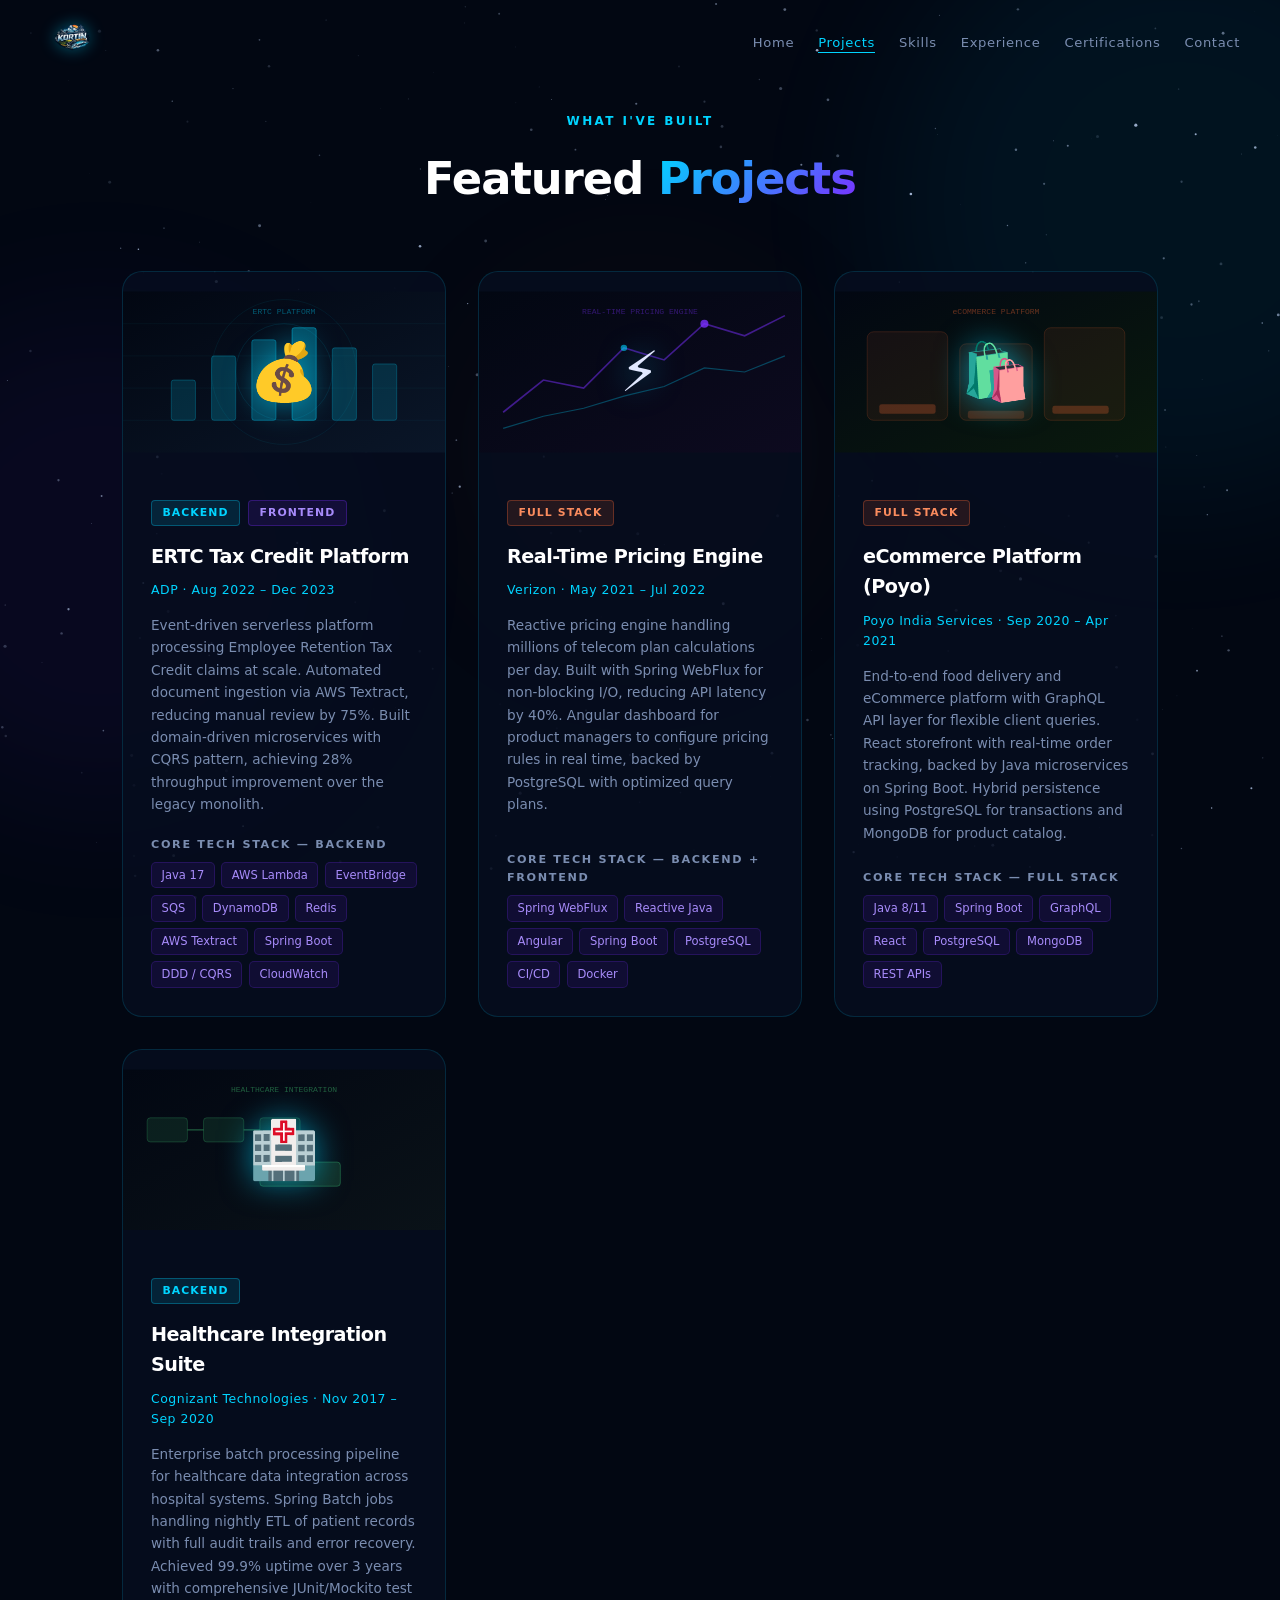
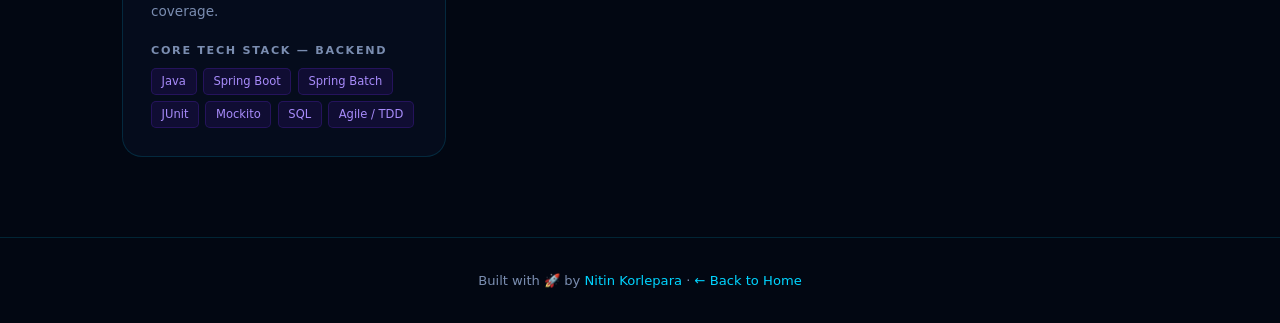
<file: projects.html>
<!DOCTYPE html>
<html lang="en">
<head>
<meta charset="UTF-8">
<meta name="viewport" content="width=device-width, initial-scale=1.0">
<title>Projects — Nitin Korlepara</title>
<link rel="stylesheet" href="styles.css">
<style>
.projects-grid { display:grid; grid-template-columns:repeat(auto-fit,minmax(320px,1fr)); gap:2rem; }
.project-card {
  background:var(--card-bg); border:1px solid var(--border); border-radius:20px;
  overflow:hidden; transition:all 0.35s; display:flex; flex-direction:column;
}
.project-card:hover { transform:translateY(-6px); box-shadow:0 0 30px rgba(0,212,255,0.2); border-color:rgba(0,212,255,0.35); }
.project-thumb {
  width:100%; height:200px; display:flex; align-items:center; justify-content:center;
  font-size:4rem; position:relative; overflow:hidden;
}
.project-thumb svg { position:absolute; inset:0; width:100%; height:100%; }
.project-thumb-icon { position:relative; z-index:1; font-size:3.5rem; filter:drop-shadow(0 0 16px rgba(0,212,255,0.6)); }
.project-body { padding:1.75rem; flex:1; display:flex; flex-direction:column; }
.project-badges { display:flex; gap:0.5rem; margin-bottom:1rem; flex-wrap:wrap; }
.badge {
  font-size:0.68rem; font-weight:700; letter-spacing:0.1em; padding:0.2rem 0.65rem;
  border-radius:4px; text-transform:uppercase;
}
.badge-be { background:rgba(0,212,255,0.12); border:1px solid rgba(0,212,255,0.3); color:var(--primary); }
.badge-fe { background:rgba(123,47,255,0.12); border:1px solid rgba(123,47,255,0.3); color:#a78bfa; }
.badge-fs { background:rgba(255,107,53,0.12); border:1px solid rgba(255,107,53,0.3); color:#fb8c5e; }
.project-name { font-size:1.2rem; font-weight:800; color:#fff; margin-bottom:0.5rem; letter-spacing:-0.5px; }
.project-company { font-size:0.78rem; color:var(--primary); margin-bottom:0.85rem; letter-spacing:0.04em; }
.project-desc { font-size:0.85rem; color:var(--text-dim); line-height:1.65; margin-bottom:1.25rem; flex:1; }
.project-stack-label { font-size:0.7rem; font-weight:700; letter-spacing:0.15em; color:var(--text-dim); text-transform:uppercase; margin-bottom:0.5rem; }
.project-skills { display:flex; flex-wrap:wrap; gap:0.4rem; }
.project-skill {
  background:rgba(123,47,255,0.1); border:1px solid rgba(123,47,255,0.2);
  border-radius:5px; padding:0.2rem 0.6rem; font-size:0.72rem; color:#a78bfa;
}
</style>
</head>
<body>
<div class="nebula nebula-1"></div>
<div class="nebula nebula-2"></div>
<div class="nebula nebula-3"></div>
<canvas id="starCanvas"></canvas>

<nav id="navbar">
  <div class="nav-logo"><a href="index.html"><img src="logo.png" alt="Kortin"></a></div>
  <ul class="nav-links">
    <li><a href="index.html">Home</a></li>
    <li><a href="projects.html" class="active">Projects</a></li>
    <li><a href="skills.html">Skills</a></li>
    <li><a href="experience.html">Experience</a></li>
    <li><a href="certifications.html">Certifications</a></li>
    <li><a href="contact.html">Contact</a></li>
  </ul>
</nav>

<section>
  <div class="section-wrap">
    <div class="section-header reveal">
      <div class="section-label">What I've Built</div>
      <h1 class="section-title">Featured <span>Projects</span></h1>
    </div>

    <div class="projects-grid">

      <!-- ADP / ERTC -->
      <div class="project-card reveal">
        <div class="project-thumb">
          <svg viewBox="0 0 400 200" xmlns="http://www.w3.org/2000/svg">
            <defs>
              <linearGradient id="g1" x1="0%" y1="0%" x2="100%" y2="100%">
                <stop offset="0%" style="stop-color:#020712"/>
                <stop offset="100%" style="stop-color:#0a1628"/>
              </linearGradient>
            </defs>
            <rect width="400" height="200" fill="url(#g1)"/>
            <circle cx="200" cy="100" r="90" fill="none" stroke="rgba(0,212,255,0.08)" stroke-width="1"/>
            <circle cx="200" cy="100" r="60" fill="none" stroke="rgba(0,212,255,0.12)" stroke-width="1"/>
            <line x1="0" y1="40" x2="400" y2="40" stroke="rgba(0,212,255,0.05)" stroke-width="1"/>
            <line x1="0" y1="80" x2="400" y2="80" stroke="rgba(0,212,255,0.05)" stroke-width="1"/>
            <line x1="0" y1="120" x2="400" y2="120" stroke="rgba(0,212,255,0.05)" stroke-width="1"/>
            <line x1="0" y1="160" x2="400" y2="160" stroke="rgba(0,212,255,0.05)" stroke-width="1"/>
            <rect x="60" y="110" width="30" height="50" rx="3" fill="rgba(0,212,255,0.15)" stroke="rgba(0,212,255,0.3)" stroke-width="1"/>
            <rect x="110" y="80" width="30" height="80" rx="3" fill="rgba(0,212,255,0.2)" stroke="rgba(0,212,255,0.3)" stroke-width="1"/>
            <rect x="160" y="60" width="30" height="100" rx="3" fill="rgba(0,212,255,0.25)" stroke="rgba(0,212,255,0.4)" stroke-width="1"/>
            <rect x="210" y="45" width="30" height="115" rx="3" fill="rgba(0,212,255,0.3)" stroke="rgba(0,212,255,0.5)" stroke-width="1"/>
            <rect x="260" y="70" width="30" height="90" rx="3" fill="rgba(0,212,255,0.2)" stroke="rgba(0,212,255,0.3)" stroke-width="1"/>
            <rect x="310" y="90" width="30" height="70" rx="3" fill="rgba(0,212,255,0.15)" stroke="rgba(0,212,255,0.3)" stroke-width="1"/>
            <text x="200" y="28" text-anchor="middle" fill="rgba(0,212,255,0.4)" font-size="10" font-family="monospace">ERTC PLATFORM</text>
          </svg>
          <span class="project-thumb-icon">💰</span>
        </div>
        <div class="project-body">
          <div class="project-badges">
            <span class="badge badge-be">Backend</span>
            <span class="badge badge-fe">Frontend</span>
          </div>
          <div class="project-name">ERTC Tax Credit Platform</div>
          <div class="project-company">ADP · Aug 2022 – Dec 2023</div>
          <p class="project-desc">
            Event-driven serverless platform processing Employee Retention Tax Credit claims at scale.
            Automated document ingestion via AWS Textract, reducing manual review by 75%. Built
            domain-driven microservices with CQRS pattern, achieving 28% throughput improvement
            over the legacy monolith.
          </p>
          <div class="project-stack-label">Core Tech Stack — Backend</div>
          <div class="project-skills">
            <span class="project-skill">Java 17</span>
            <span class="project-skill">AWS Lambda</span>
            <span class="project-skill">EventBridge</span>
            <span class="project-skill">SQS</span>
            <span class="project-skill">DynamoDB</span>
            <span class="project-skill">Redis</span>
            <span class="project-skill">AWS Textract</span>
            <span class="project-skill">Spring Boot</span>
            <span class="project-skill">DDD / CQRS</span>
            <span class="project-skill">CloudWatch</span>
          </div>
        </div>
      </div>

      <!-- Verizon Pricing Engine -->
      <div class="project-card reveal" style="transition-delay:0.1s">
        <div class="project-thumb">
          <svg viewBox="0 0 400 200" xmlns="http://www.w3.org/2000/svg">
            <defs>
              <linearGradient id="g2" x1="0%" y1="0%" x2="100%" y2="100%">
                <stop offset="0%" style="stop-color:#020712"/>
                <stop offset="100%" style="stop-color:#0d0a1f"/>
              </linearGradient>
            </defs>
            <rect width="400" height="200" fill="url(#g2)"/>
            <polyline points="30,150 80,110 130,120 180,70 230,85 280,40 330,55 380,30" fill="none" stroke="rgba(123,47,255,0.5)" stroke-width="2"/>
            <polyline points="30,170 80,155 130,145 180,130 230,118 280,95 330,100 380,80" fill="none" stroke="rgba(0,212,255,0.3)" stroke-width="1.5"/>
            <circle cx="280" cy="40" r="5" fill="rgba(123,47,255,0.8)"/>
            <circle cx="180" cy="70" r="4" fill="rgba(0,212,255,0.6)"/>
            <text x="200" y="28" text-anchor="middle" fill="rgba(123,47,255,0.4)" font-size="10" font-family="monospace">REAL-TIME PRICING ENGINE</text>
          </svg>
          <span class="project-thumb-icon">⚡</span>
        </div>
        <div class="project-body">
          <div class="project-badges">
            <span class="badge badge-fs">Full Stack</span>
          </div>
          <div class="project-name">Real-Time Pricing Engine</div>
          <div class="project-company">Verizon · May 2021 – Jul 2022</div>
          <p class="project-desc">
            Reactive pricing engine handling millions of telecom plan calculations per day.
            Built with Spring WebFlux for non-blocking I/O, reducing API latency by 40%.
            Angular dashboard for product managers to configure pricing rules in real time,
            backed by PostgreSQL with optimized query plans.
          </p>
          <div class="project-stack-label">Core Tech Stack — Backend + Frontend</div>
          <div class="project-skills">
            <span class="project-skill">Spring WebFlux</span>
            <span class="project-skill">Reactive Java</span>
            <span class="project-skill">Angular</span>
            <span class="project-skill">Spring Boot</span>
            <span class="project-skill">PostgreSQL</span>
            <span class="project-skill">CI/CD</span>
            <span class="project-skill">Docker</span>
          </div>
        </div>
      </div>

      <!-- Poyo eCommerce -->
      <div class="project-card reveal" style="transition-delay:0.2s">
        <div class="project-thumb">
          <svg viewBox="0 0 400 200" xmlns="http://www.w3.org/2000/svg">
            <defs>
              <linearGradient id="g3" x1="0%" y1="0%" x2="100%" y2="100%">
                <stop offset="0%" style="stop-color:#020712"/>
                <stop offset="100%" style="stop-color:#0a1a0d"/>
              </linearGradient>
            </defs>
            <rect width="400" height="200" fill="url(#g3)"/>
            <rect x="40" y="50" width="100" height="110" rx="8" fill="rgba(255,107,53,0.07)" stroke="rgba(255,107,53,0.2)" stroke-width="1"/>
            <rect x="155" y="65" width="90" height="95" rx="8" fill="rgba(255,107,53,0.07)" stroke="rgba(255,107,53,0.2)" stroke-width="1"/>
            <rect x="260" y="45" width="100" height="115" rx="8" fill="rgba(255,107,53,0.07)" stroke="rgba(255,107,53,0.2)" stroke-width="1"/>
            <rect x="55" y="140" width="70" height="12" rx="3" fill="rgba(255,107,53,0.25)"/>
            <rect x="165" y="148" width="70" height="10" rx="3" fill="rgba(255,107,53,0.2)"/>
            <rect x="270" y="142" width="70" height="10" rx="3" fill="rgba(255,107,53,0.25)"/>
            <text x="200" y="28" text-anchor="middle" fill="rgba(255,107,53,0.4)" font-size="10" font-family="monospace">eCOMMERCE PLATFORM</text>
          </svg>
          <span class="project-thumb-icon">🛍️</span>
        </div>
        <div class="project-body">
          <div class="project-badges">
            <span class="badge badge-fs">Full Stack</span>
          </div>
          <div class="project-name">eCommerce Platform (Poyo)</div>
          <div class="project-company">Poyo India Services · Sep 2020 – Apr 2021</div>
          <p class="project-desc">
            End-to-end food delivery and eCommerce platform with GraphQL API layer for
            flexible client queries. React storefront with real-time order tracking, backed
            by Java microservices on Spring Boot. Hybrid persistence using PostgreSQL for
            transactions and MongoDB for product catalog.
          </p>
          <div class="project-stack-label">Core Tech Stack — Full Stack</div>
          <div class="project-skills">
            <span class="project-skill">Java 8/11</span>
            <span class="project-skill">Spring Boot</span>
            <span class="project-skill">GraphQL</span>
            <span class="project-skill">React</span>
            <span class="project-skill">PostgreSQL</span>
            <span class="project-skill">MongoDB</span>
            <span class="project-skill">REST APIs</span>
          </div>
        </div>
      </div>

      <!-- Cognizant Healthcare -->
      <div class="project-card reveal" style="transition-delay:0.3s">
        <div class="project-thumb">
          <svg viewBox="0 0 400 200" xmlns="http://www.w3.org/2000/svg">
            <defs>
              <linearGradient id="g4" x1="0%" y1="0%" x2="100%" y2="100%">
                <stop offset="0%" style="stop-color:#020712"/>
                <stop offset="100%" style="stop-color:#0a1218"/>
              </linearGradient>
            </defs>
            <rect width="400" height="200" fill="url(#g4)"/>
            <rect x="30" y="60" width="50" height="30" rx="4" fill="rgba(74,222,128,0.1)" stroke="rgba(74,222,128,0.25)" stroke-width="1"/>
            <rect x="100" y="60" width="50" height="30" rx="4" fill="rgba(74,222,128,0.1)" stroke="rgba(74,222,128,0.25)" stroke-width="1"/>
            <rect x="170" y="60" width="50" height="30" rx="4" fill="rgba(74,222,128,0.1)" stroke="rgba(74,222,128,0.25)" stroke-width="1"/>
            <line x1="80" y1="75" x2="100" y2="75" stroke="rgba(74,222,128,0.4)" stroke-width="1.5" marker-end="url(#arr)"/>
            <line x1="150" y1="75" x2="170" y2="75" stroke="rgba(74,222,128,0.4)" stroke-width="1.5"/>
            <line x1="220" y1="90" x2="220" y2="115" stroke="rgba(74,222,128,0.4)" stroke-width="1.5"/>
            <rect x="170" y="115" width="100" height="30" rx="4" fill="rgba(74,222,128,0.15)" stroke="rgba(74,222,128,0.35)" stroke-width="1"/>
            <text x="200" y="28" text-anchor="middle" fill="rgba(74,222,128,0.4)" font-size="10" font-family="monospace">HEALTHCARE INTEGRATION</text>
          </svg>
          <span class="project-thumb-icon">🏥</span>
        </div>
        <div class="project-body">
          <div class="project-badges">
            <span class="badge badge-be">Backend</span>
          </div>
          <div class="project-name">Healthcare Integration Suite</div>
          <div class="project-company">Cognizant Technologies · Nov 2017 – Sep 2020</div>
          <p class="project-desc">
            Enterprise batch processing pipeline for healthcare data integration across
            hospital systems. Spring Batch jobs handling nightly ETL of patient records
            with full audit trails and error recovery. Achieved 99.9% uptime over 3 years
            with comprehensive JUnit/Mockito test coverage.
          </p>
          <div class="project-stack-label">Core Tech Stack — Backend</div>
          <div class="project-skills">
            <span class="project-skill">Java</span>
            <span class="project-skill">Spring Boot</span>
            <span class="project-skill">Spring Batch</span>
            <span class="project-skill">JUnit</span>
            <span class="project-skill">Mockito</span>
            <span class="project-skill">SQL</span>
            <span class="project-skill">Agile / TDD</span>
          </div>
        </div>
      </div>

    </div>
  </div>
</section>

<footer>
  <p>Built with 🚀 by <span>Nitin Korlepara</span> · <a href="index.html" style="color:var(--primary);text-decoration:none;">← Back to Home</a></p>
</footer>

<script src="starfield.js"></script>
<script>
window.addEventListener('scroll',()=>{ document.getElementById('navbar').classList.toggle('scrolled',window.scrollY>50); });
</script>
</body>
</html>
</file>
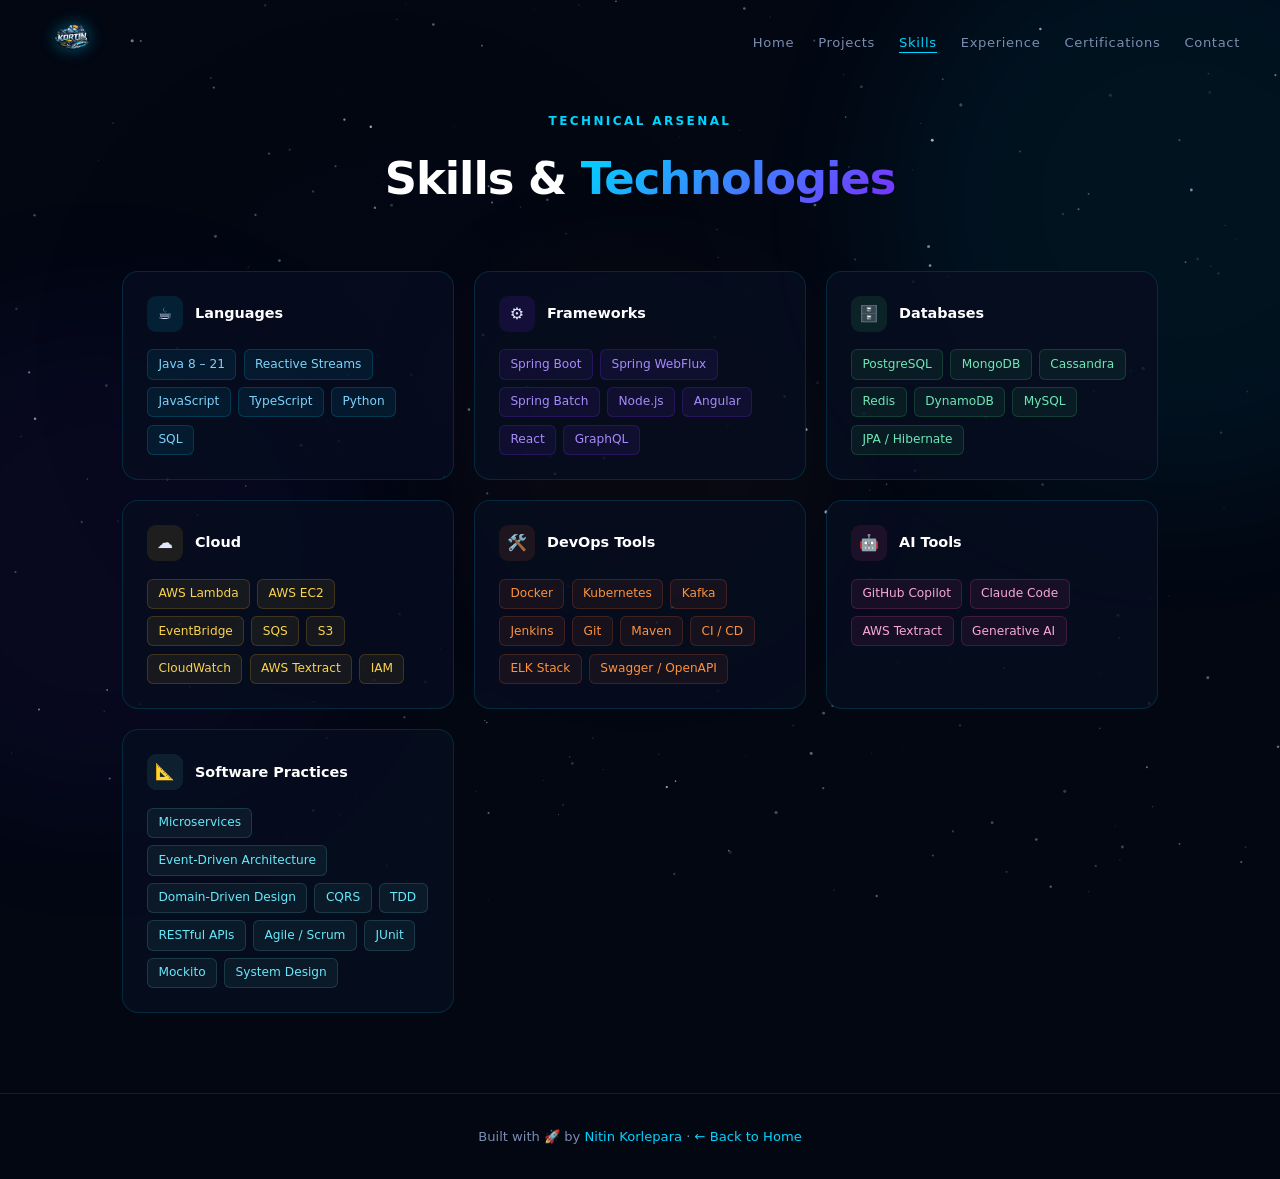
<file: skills.html>
<!DOCTYPE html>
<html lang="en">
<head>
<meta charset="UTF-8">
<meta name="viewport" content="width=device-width, initial-scale=1.0">
<title>Skills — Nitin Korlepara</title>
<link rel="stylesheet" href="styles.css">
<style>
.skills-grid {
  display: grid;
  grid-template-columns: repeat(auto-fit, minmax(290px, 1fr));
  gap: 1.25rem;
}
.skill-category {
  background: var(--card-bg);
  border: 1px solid var(--border);
  border-radius: 16px;
  padding: 1.5rem;
  transition: all 0.3s;
  position: relative;
  overflow: hidden;
}
.skill-category::before {
  content: '';
  position: absolute;
  top: 0; left: 0; right: 0;
  height: 2px;
  background: var(--cat-color, linear-gradient(90deg, var(--primary), var(--secondary)));
  opacity: 0;
  transition: opacity 0.3s;
}
.skill-category:hover { transform: translateY(-4px); box-shadow: var(--glow); border-color: rgba(0,212,255,0.28); }
.skill-category:hover::before { opacity: 1; }

.skill-cat-header { display: flex; align-items: center; gap: 0.75rem; margin-bottom: 1.1rem; }
.skill-cat-icon {
  width: 36px; height: 36px; border-radius: 9px;
  display: flex; align-items: center; justify-content: center;
  font-size: 1rem; flex-shrink: 0;
}
.skill-cat-name { font-weight: 700; font-size: 0.9rem; color: #fff; }

.skill-tags { display: flex; flex-wrap: wrap; gap: 0.45rem; }
.skill-tag {
  border-radius: 6px;
  padding: 0.28rem 0.65rem;
  font-size: 0.76rem;
  transition: all 0.2s; cursor: default;
}

/* Per-category tag colors */
.cat-lang    .skill-tag { background:rgba(0,212,255,0.07);   border:1px solid rgba(0,212,255,0.18);   color:#7dd3fc; }
.cat-fw      .skill-tag { background:rgba(123,47,255,0.09);  border:1px solid rgba(123,47,255,0.22);  color:#a78bfa; }
.cat-db      .skill-tag { background:rgba(74,222,128,0.07);  border:1px solid rgba(74,222,128,0.18);  color:#6ee7b7; }
.cat-cloud   .skill-tag { background:rgba(251,191,36,0.07);  border:1px solid rgba(251,191,36,0.18);  color:#fcd34d; }
.cat-devops  .skill-tag { background:rgba(255,107,53,0.07);  border:1px solid rgba(255,107,53,0.18);  color:#fb923c; }
.cat-ai      .skill-tag { background:rgba(236,72,153,0.08);  border:1px solid rgba(236,72,153,0.2);   color:#f9a8d4; }
.cat-prac    .skill-tag { background:rgba(99,209,209,0.07);  border:1px solid rgba(99,209,209,0.18);  color:#67e8f9; }

.skill-tag:hover { filter: brightness(1.25); transform: translateY(-1px); }

/* Icon bg per category */
.cat-lang   .skill-cat-icon { background:rgba(0,212,255,0.1);   }
.cat-fw     .skill-cat-icon { background:rgba(123,47,255,0.12); }
.cat-db     .skill-cat-icon { background:rgba(74,222,128,0.1);  }
.cat-cloud  .skill-cat-icon { background:rgba(251,191,36,0.1);  }
.cat-devops .skill-cat-icon { background:rgba(255,107,53,0.1);  }
.cat-ai     .skill-cat-icon { background:rgba(236,72,153,0.1);  }
.cat-prac   .skill-cat-icon { background:rgba(99,209,209,0.1);  }
</style>
</head>
<body>
<div class="nebula nebula-1"></div>
<div class="nebula nebula-2"></div>
<div class="nebula nebula-3"></div>
<canvas id="starCanvas"></canvas>

<nav id="navbar">
  <div class="nav-logo"><a href="index.html"><img src="logo.png" alt="Kortin"></a></div>
  <ul class="nav-links">
    <li><a href="index.html">Home</a></li>
    <li><a href="projects.html">Projects</a></li>
    <li><a href="skills.html" class="active">Skills</a></li>
    <li><a href="experience.html">Experience</a></li>
    <li><a href="certifications.html">Certifications</a></li>
    <li><a href="contact.html">Contact</a></li>
  </ul>
</nav>

<section>
  <div class="section-wrap">
    <div class="section-header reveal">
      <div class="section-label">Technical Arsenal</div>
      <h1 class="section-title">Skills &amp; <span>Technologies</span></h1>
    </div>

    <div class="skills-grid">

      <!-- Languages -->
      <div class="skill-category cat-lang reveal">
        <div class="skill-cat-header">
          <div class="skill-cat-icon">☕</div>
          <div class="skill-cat-name">Languages</div>
        </div>
        <div class="skill-tags">
          <span class="skill-tag">Java 8 – 21</span>
          <span class="skill-tag">Reactive Streams</span>
          <span class="skill-tag">JavaScript</span>
          <span class="skill-tag">TypeScript</span>
          <span class="skill-tag">Python</span>
          <span class="skill-tag">SQL</span>
        </div>
      </div>

      <!-- Frameworks -->
      <div class="skill-category cat-fw reveal" style="transition-delay:0.05s">
        <div class="skill-cat-header">
          <div class="skill-cat-icon">⚙️</div>
          <div class="skill-cat-name">Frameworks</div>
        </div>
        <div class="skill-tags">
          <span class="skill-tag">Spring Boot</span>
          <span class="skill-tag">Spring WebFlux</span>
          <span class="skill-tag">Spring Batch</span>
          <span class="skill-tag">Node.js</span>
          <span class="skill-tag">Angular</span>
          <span class="skill-tag">React</span>
          <span class="skill-tag">GraphQL</span>
        </div>
      </div>

      <!-- Databases -->
      <div class="skill-category cat-db reveal" style="transition-delay:0.1s">
        <div class="skill-cat-header">
          <div class="skill-cat-icon">🗄️</div>
          <div class="skill-cat-name">Databases</div>
        </div>
        <div class="skill-tags">
          <span class="skill-tag">PostgreSQL</span>
          <span class="skill-tag">MongoDB</span>
          <span class="skill-tag">Cassandra</span>
          <span class="skill-tag">Redis</span>
          <span class="skill-tag">DynamoDB</span>
          <span class="skill-tag">MySQL</span>
          <span class="skill-tag">JPA / Hibernate</span>
        </div>
      </div>

      <!-- Cloud -->
      <div class="skill-category cat-cloud reveal" style="transition-delay:0.15s">
        <div class="skill-cat-header">
          <div class="skill-cat-icon">☁️</div>
          <div class="skill-cat-name">Cloud</div>
        </div>
        <div class="skill-tags">
          <span class="skill-tag">AWS Lambda</span>
          <span class="skill-tag">AWS EC2</span>
          <span class="skill-tag">EventBridge</span>
          <span class="skill-tag">SQS</span>
          <span class="skill-tag">S3</span>
          <span class="skill-tag">CloudWatch</span>
          <span class="skill-tag">AWS Textract</span>
          <span class="skill-tag">IAM</span>
        </div>
      </div>

      <!-- DevOps Tools -->
      <div class="skill-category cat-devops reveal" style="transition-delay:0.2s">
        <div class="skill-cat-header">
          <div class="skill-cat-icon">🛠️</div>
          <div class="skill-cat-name">DevOps Tools</div>
        </div>
        <div class="skill-tags">
          <span class="skill-tag">Docker</span>
          <span class="skill-tag">Kubernetes</span>
          <span class="skill-tag">Kafka</span>
          <span class="skill-tag">Jenkins</span>
          <span class="skill-tag">Git</span>
          <span class="skill-tag">Maven</span>
          <span class="skill-tag">CI / CD</span>
          <span class="skill-tag">ELK Stack</span>
          <span class="skill-tag">Swagger / OpenAPI</span>
        </div>
      </div>

      <!-- AI Tools -->
      <div class="skill-category cat-ai reveal" style="transition-delay:0.25s">
        <div class="skill-cat-header">
          <div class="skill-cat-icon">🤖</div>
          <div class="skill-cat-name">AI Tools</div>
        </div>
        <div class="skill-tags">
          <span class="skill-tag">GitHub Copilot</span>
          <span class="skill-tag">Claude Code</span>
          <span class="skill-tag">AWS Textract</span>
          <span class="skill-tag">Generative AI</span>
        </div>
      </div>

      <!-- Software Practices -->
      <div class="skill-category cat-prac reveal" style="transition-delay:0.3s" style="grid-column: span 1;">
        <div class="skill-cat-header">
          <div class="skill-cat-icon">📐</div>
          <div class="skill-cat-name">Software Practices</div>
        </div>
        <div class="skill-tags">
          <span class="skill-tag">Microservices</span>
          <span class="skill-tag">Event-Driven Architecture</span>
          <span class="skill-tag">Domain-Driven Design</span>
          <span class="skill-tag">CQRS</span>
          <span class="skill-tag">TDD</span>
          <span class="skill-tag">RESTful APIs</span>
          <span class="skill-tag">Agile / Scrum</span>
          <span class="skill-tag">JUnit</span>
          <span class="skill-tag">Mockito</span>
          <span class="skill-tag">System Design</span>
        </div>
      </div>

    </div>
  </div>
</section>

<footer>
  <p>Built with 🚀 by <span>Nitin Korlepara</span> · <a href="index.html" style="color:var(--primary);text-decoration:none;">← Back to Home</a></p>
</footer>
<script src="starfield.js"></script>
<script>window.addEventListener('scroll',()=>{ document.getElementById('navbar').classList.toggle('scrolled',window.scrollY>50); });</script>
</body>
</html>
</file>
<file: styles.css>
:root {
  --primary: #00d4ff;
  --secondary: #7b2fff;
  --accent: #ff6b35;
  --bg: #020712;
  --bg2: #060d1f;
  --text: #e0e8ff;
  --text-dim: #7a8db0;
  --card-bg: rgba(6,13,31,0.85);
  --border: rgba(0,212,255,0.15);
  --glow: 0 0 20px rgba(0,212,255,0.3);
}
* { margin:0; padding:0; box-sizing:border-box; }
html { scroll-behavior:smooth; }
body { font-family:'Segoe UI',system-ui,sans-serif; background:var(--bg); color:var(--text); overflow-x:hidden; line-height:1.6; }

/* Canvas */
#starCanvas { position:fixed; top:0; left:0; width:100%; height:100%; z-index:0; pointer-events:none; }

/* Nebula */
.nebula { position:fixed; border-radius:50%; filter:blur(80px); pointer-events:none; z-index:0; opacity:0.06; }
.nebula-1 { width:600px; height:600px; top:-100px; right:-200px; background:var(--primary); }
.nebula-2 { width:500px; height:500px; bottom:10%; left:-150px; background:var(--secondary); }
.nebula-3 { width:400px; height:400px; top:50%; left:50%; transform:translate(-50%,-50%); background:var(--accent); opacity:0.03; }

/* Nav */
nav { position:fixed; top:0; left:0; right:0; z-index:100; display:flex; justify-content:space-between; align-items:center; padding:1rem 2.5rem; background:transparent; transition:all 0.3s; }
.nav-logo a { display:block; }
.nav-logo img { height:44px; width:auto; filter:drop-shadow(0 0 8px rgba(0,212,255,0.4)); }
.nav-links { display:flex; gap:1.5rem; list-style:none; }
.nav-links a { color:var(--text-dim); text-decoration:none; font-size:0.82rem; letter-spacing:0.05em; transition:color 0.2s; position:relative; }
.nav-links a::after { content:''; position:absolute; bottom:-3px; left:0; width:0; height:1px; background:var(--primary); transition:width 0.3s; }
.nav-links a:hover { color:var(--primary); }
.nav-links a:hover::after { width:100%; }
.nav-links a.active { color:var(--primary); }
.nav-links a.active::after { width:100%; }

/* Section */
section { position:relative; z-index:1; }
.section-wrap { max-width:1100px; margin:0 auto; padding:7rem 2rem 5rem; }
.section-header { text-align:center; margin-bottom:3.5rem; }
.section-label { font-size:0.75rem; font-weight:600; letter-spacing:0.2em; color:var(--primary); text-transform:uppercase; margin-bottom:0.75rem; }
.section-title { font-size:clamp(1.8rem,3.5vw,2.8rem); font-weight:800; letter-spacing:-1px; color:#fff; }
.section-title span { background:linear-gradient(135deg,var(--primary),var(--secondary)); -webkit-background-clip:text; -webkit-text-fill-color:transparent; }

/* Reveal */
.reveal { opacity:0; transform:translateY(24px); transition:opacity 0.6s ease,transform 0.6s ease; }
.reveal.visible { opacity:1; transform:translateY(0); }

/* Buttons */
.btn { display:inline-flex; align-items:center; gap:0.5rem; padding:0.75rem 1.6rem; border-radius:8px; font-size:0.88rem; font-weight:600; text-decoration:none; transition:all 0.25s; cursor:pointer; border:none; }
.btn-primary { background:linear-gradient(135deg,var(--primary),var(--secondary)); color:#fff; box-shadow:0 0 30px rgba(0,212,255,0.25); }
.btn-primary:hover { transform:translateY(-2px); box-shadow:0 0 40px rgba(0,212,255,0.45); }
.btn-outline { background:transparent; color:var(--primary); border:1px solid rgba(0,212,255,0.4); }
.btn-outline:hover { background:rgba(0,212,255,0.08); transform:translateY(-2px); border-color:var(--primary); }

/* Cards */
.card { background:var(--card-bg); border:1px solid var(--border); border-radius:16px; padding:1.75rem; transition:all 0.3s; position:relative; }
.card:hover { transform:translateY(-4px); box-shadow:var(--glow); border-color:rgba(0,212,255,0.3); }
.card::before { content:''; position:absolute; top:0; left:0; right:0; height:2px; background:linear-gradient(90deg,var(--primary),var(--secondary)); opacity:0; transition:opacity 0.3s; border-radius:16px 16px 0 0; }
.card:hover::before { opacity:1; }

/* Chips */
.chip { background:rgba(123,47,255,0.1); border:1px solid rgba(123,47,255,0.2); border-radius:4px; padding:0.2rem 0.6rem; font-size:0.72rem; color:#a78bfa; }
.tag { background:rgba(0,212,255,0.08); border:1px solid rgba(0,212,255,0.15); border-radius:6px; padding:0.3rem 0.7rem; font-size:0.78rem; color:var(--text-dim); transition:all 0.2s; cursor:default; }
.tag:hover { background:rgba(0,212,255,0.15); color:var(--primary); border-color:rgba(0,212,255,0.4); }

/* Footer */
footer { position:relative; z-index:1; text-align:center; padding:2rem; border-top:1px solid var(--border); color:var(--text-dim); font-size:0.82rem; }
footer span { color:var(--primary); }

/* Page hero banner */
.page-hero { padding:9rem 2rem 3rem; text-align:center; position:relative; z-index:1; }
.page-hero-label { font-size:0.75rem; font-weight:600; letter-spacing:0.2em; color:var(--primary); text-transform:uppercase; margin-bottom:0.75rem; }
.page-hero-title { font-size:clamp(2.2rem,5vw,4rem); font-weight:800; letter-spacing:-2px; background:linear-gradient(135deg,#fff,var(--primary),var(--secondary)); -webkit-background-clip:text; -webkit-text-fill-color:transparent; }

/* Back link */
.back-link { display:inline-flex; align-items:center; gap:0.4rem; color:var(--text-dim); text-decoration:none; font-size:0.82rem; transition:color 0.2s; margin-bottom:1rem; }
.back-link:hover { color:var(--primary); }

@media(max-width:640px) { nav { padding:1rem 1.25rem; } .section-wrap { padding:6rem 1.25rem 4rem; } }
</file>
